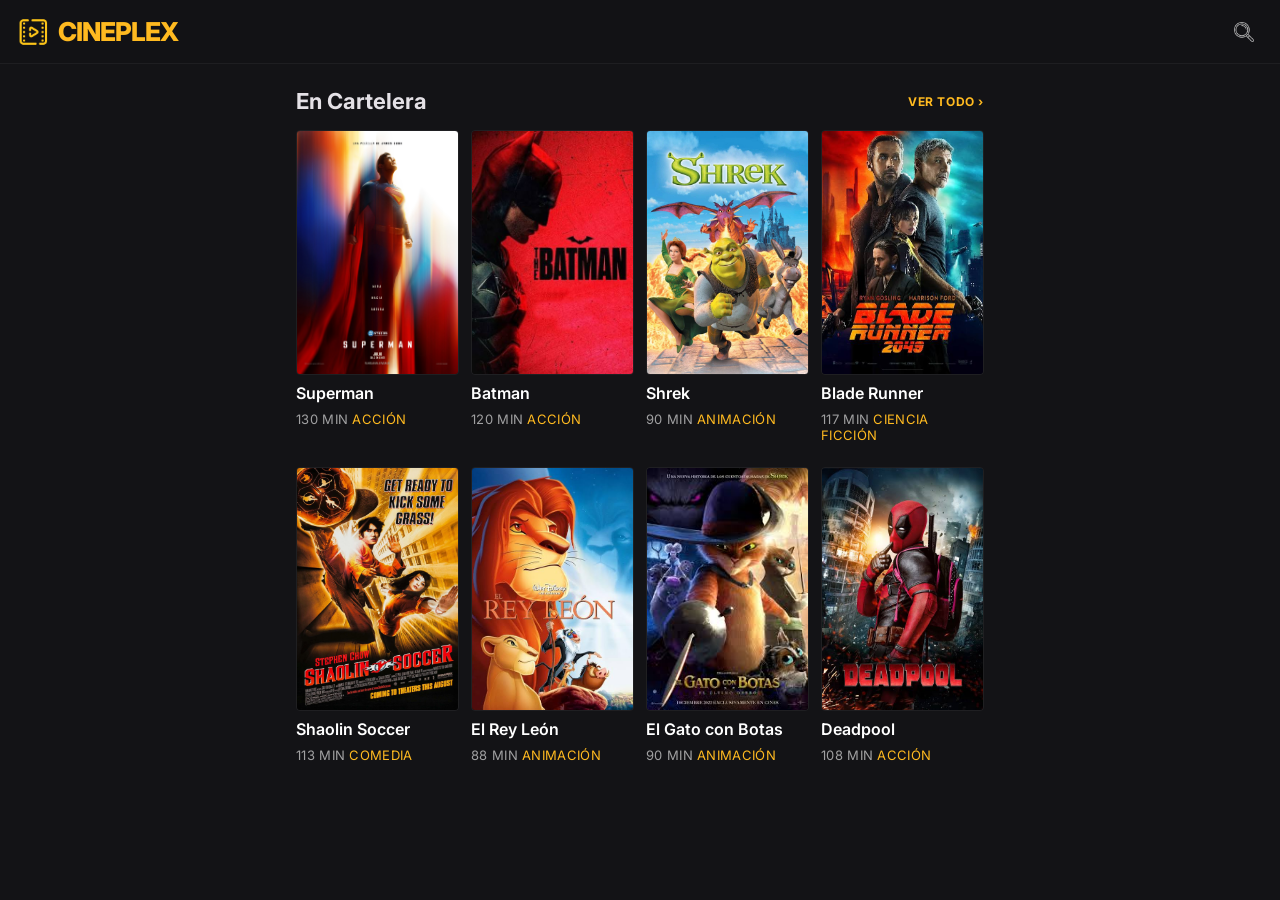
<file: index.html>
<!DOCTYPE html>
<html lang="es">
<head>
  <meta charset="UTF-8">
  <meta name="viewport" content="width=device-width, initial-scale=1.0">
  <title>CINEPLEX — En Cartelera</title>
  <link href="https://fonts.googleapis.com/css2?family=Inter:wght@400;600;700;800&display=swap" rel="stylesheet">
  <link rel="stylesheet" href="estilos/comun.css">
  <link rel="stylesheet" href="estilos/inicio.css">
</head>
<body>
  <header class="encabezado">
    <div class="marca">
      <img class="icono-logo" src="img-pelis/Iconos/Logo.png" alt="">
      <h1 class="logo">CINEPLEX</h1>
    </div>
    <button class="boton-busqueda" type="button" aria-label="Buscar películas">
      <img class="icono-lupa" src="img-pelis/Iconos/Lupa.png" alt="">
    </button>
  </header>

  <main class="contenido">
    <section class="seccion-cartelera">
      <div class="titulo-seccion">
        <h2>En Cartelera</h2>
        <span class="ver-todo">VER TODO ›</span>
      </div>

      <div class="grilla-peliculas"></div>
    </section>
  </main>

  <script src="js/datos.js"></script>
  <script src="js/inicio.js"></script>
</body>
</html>
</file>
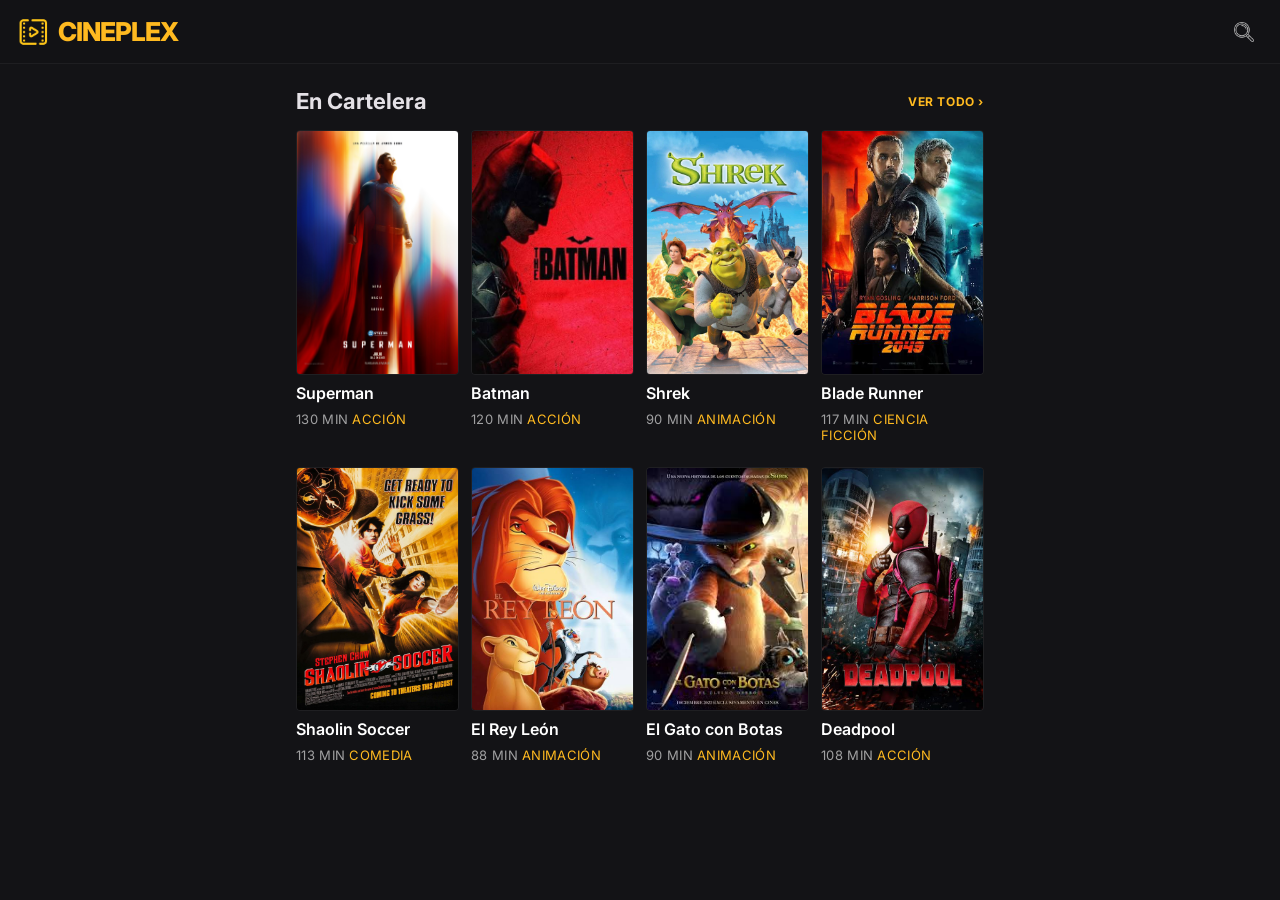
<file: asientos.html>
<!DOCTYPE html>
<html lang="es">
<head>
  <meta charset="UTF-8">
  <meta name="viewport" content="width=device-width, initial-scale=1.0">
  <title>Selección de asientos — CINEPLEX</title>
  <link href="https://fonts.googleapis.com/css2?family=Inter:wght@400;600;700;800&display=swap" rel="stylesheet">
  <link rel="stylesheet" href="estilos/comun.css">
  <link rel="stylesheet" href="estilos/asientos.css">
</head>
<body>
  <div class="vista">
    <header class="encabezado-asientos">
      <button class="boton-volver" type="button" aria-label="Volver">
        <img class="icono-volver" src="img-pelis/Iconos/flecha-izquierda.png" alt="">
      </button>
      <div class="info-funcion">
        <h1 class="titulo-funcion"></h1>
        <p class="subtitulo-funcion"></p>
      </div>
      <button class="boton-info" type="button" aria-label="Información de la sala">
        <img class="icono-info" src="img-pelis/Iconos/icono-info.png" alt="">
      </button>
    </header>

    <main class="contenido-asientos">
      <div class="pantalla"></div>
      <p class="pantalla-texto">Pantalla</p>

      <div class="mapa"></div>

      <div class="leyenda">
        <span class="leyenda-item"><span class="muestra"></span>Disponible</span>
        <span class="leyenda-item"><span class="muestra seleccionado"></span>Seleccionado</span>
        <span class="leyenda-item"><span class="muestra ocupado"></span>Ocupado</span>
      </div>
    </main>

    <footer class="pie">
      <div class="resumen-fila">
        <span class="resumen-etiqueta">Asientos</span>
        <span class="resumen-valor"></span>
      </div>
      <div class="resumen-fila">
        <span class="resumen-etiqueta">Total</span>
        <span class="resumen-total"></span>
      </div>
      <button class="boton-continuar" type="button">Continuar</button>
    </footer>
  </div>

  <script src="js/datos.js"></script>
  <script src="js/asientos.js"></script>
</body>
</html>
</file>
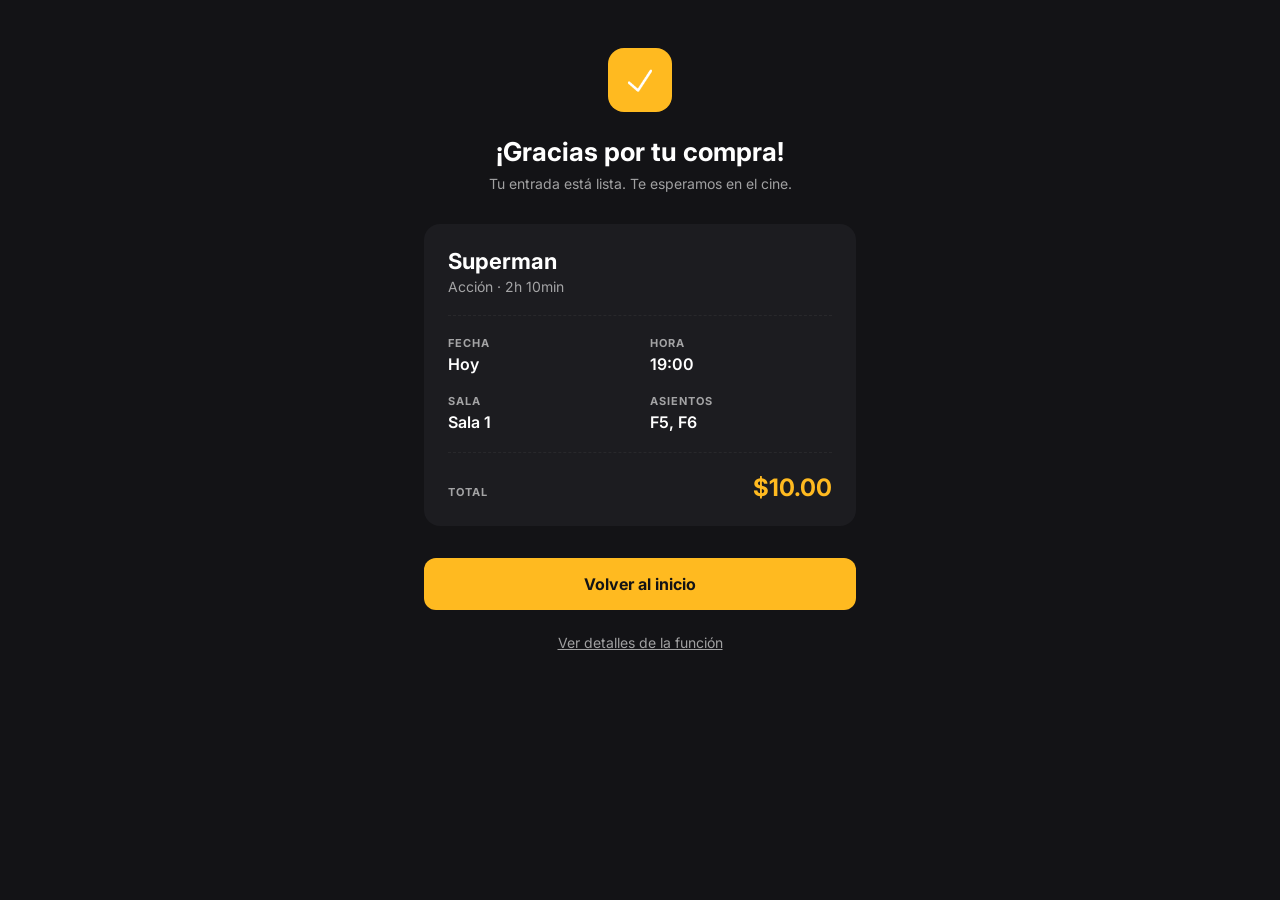
<file: confirmacion.html>
<!DOCTYPE html>
<html lang="es">
<head>
  <meta charset="UTF-8">
  <meta name="viewport" content="width=device-width, initial-scale=1.0">
  <title>Compra confirmada — CINEPLEX</title>
  <link href="https://fonts.googleapis.com/css2?family=Inter:wght@400;600;700;800&display=swap" rel="stylesheet">
  <link rel="stylesheet" href="estilos/comun.css">
  <link rel="stylesheet" href="estilos/confirmacion.css">
</head>
<body>
  <div class="vista">
    <main class="confirmacion">
      <div class="sello-exito">
        <img class="icono-exito" src="img-pelis/Iconos/tilde-hecho.png" alt="">
      </div>
      <h1 class="titulo-exito">¡Gracias por tu compra!</h1>
      <p class="subtitulo-exito">Tu entrada está lista. Te esperamos en el cine.</p>

      <section class="ticket">
        <h2 class="ticket-pelicula">Superman</h2>
        <p class="ticket-genero">Acción · 2h 10min</p>

        <div class="divisor"></div>

        <div class="ticket-datos">
          <div class="dato">
            <span class="dato-etiqueta">Fecha</span>
            <span class="dato-valor">Hoy</span>
          </div>
          <div class="dato">
            <span class="dato-etiqueta">Hora</span>
            <span class="dato-valor">19:00</span>
          </div>
          <div class="dato">
            <span class="dato-etiqueta">Sala</span>
            <span class="dato-valor">Sala 1</span>
          </div>
          <div class="dato">
            <span class="dato-etiqueta">Asientos</span>
            <span class="dato-valor">F5, F6</span>
          </div>
        </div>

        <div class="divisor"></div>

        <div class="ticket-total">
          <span class="dato-etiqueta">Total</span>
          <span class="ticket-precio">$10.00</span>
        </div>
      </section>

      <button class="boton-inicio" type="button">Volver al inicio</button>
      <button class="enlace-detalles" type="button">Ver detalles de la función</button>
    </main>
  </div>
</body>
</html>
</file>
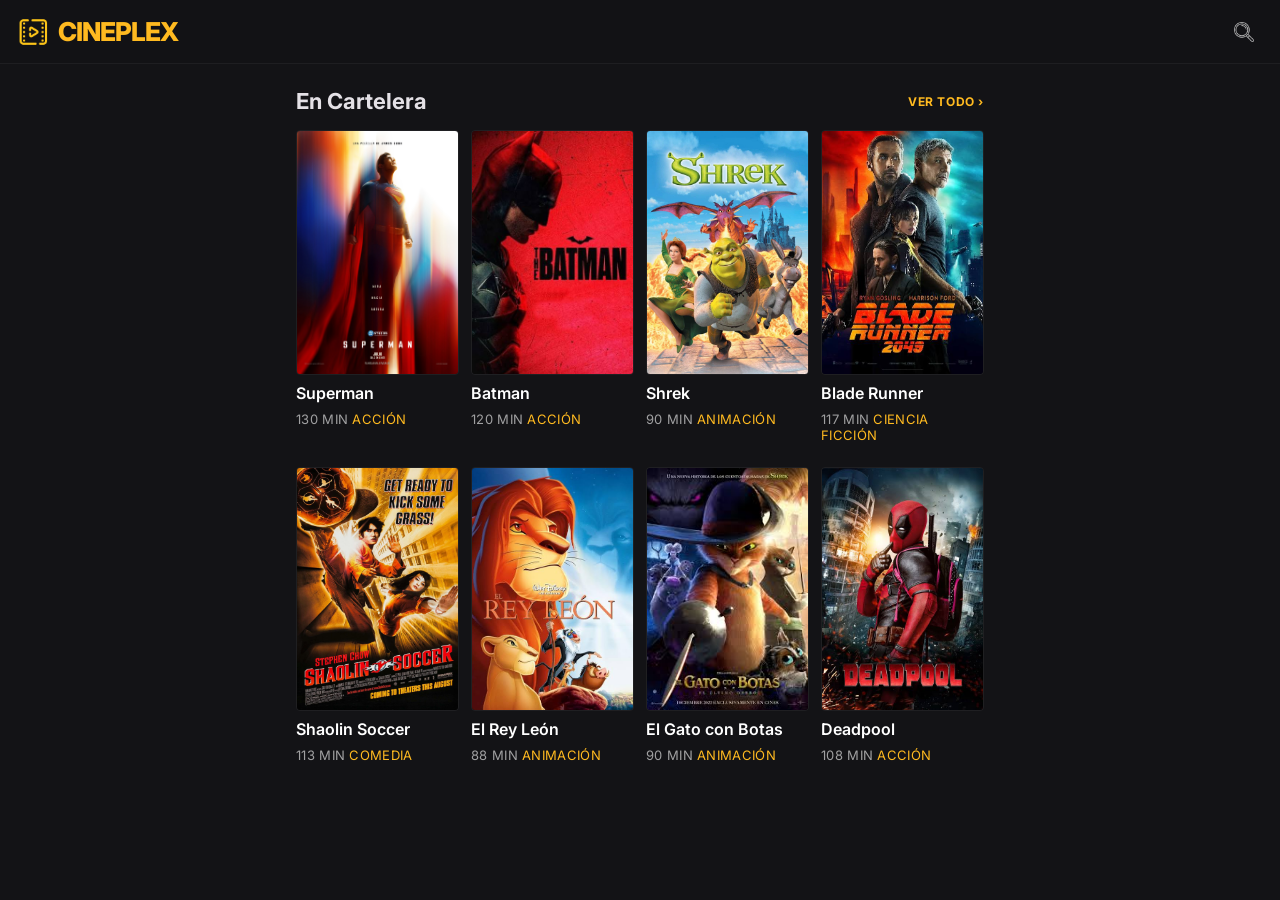
<file: detalle.html>
<!DOCTYPE html>
<html lang="es">
<head>
  <meta charset="UTF-8">
  <meta name="viewport" content="width=device-width, initial-scale=1.0">
  <title>CINEPLEX</title>
  <link href="https://fonts.googleapis.com/css2?family=Inter:wght@400;600;700;800&display=swap" rel="stylesheet">
  <link rel="stylesheet" href="estilos/comun.css">
  <link rel="stylesheet" href="estilos/detalle.css">
</head>
<body>
  <div class="vista">
    <header class="hero">
      <a class="boton-volver" href="index.html" aria-label="Volver">
        <img class="icono-volver" src="img-pelis/Iconos/flecha-izquierda.png" alt="">
      </a>
      <div class="hero-info">
        <h1 class="hero-titulo"></h1>
        <p class="hero-metadata"></p>
      </div>
    </header>

    <main class="contenido-detalle">
      <section class="sinopsis">
        <h2 class="etiqueta">Sinopsis</h2>
        <p></p>
      </section>

      <section class="funciones">
        <div class="funciones-encabezado">
          <h2>Funciones de hoy</h2>
          <span class="fecha">Hoy</span>
        </div>
        <div class="grilla-funciones"></div>
      </section>
    </main>
  </div>

  <script src="js/datos.js"></script>
  <script src="js/detalle.js"></script>
</body>
</html>
</file>
<file: estilos/comun.css>
:root {
  --color-fondo: #131316;
  --color-acento: #FFBA20;
  --color-texto: #FFFFFF;
  --color-titulo: #E4E1E6;
  --color-tenue: rgba(255, 255, 255, 0.6);
  --color-superficie: #1c1c20;
  --color-error: #e5484d;
  --borde-sutil: rgba(255, 255, 255, 0.05);
  --fuente: 'Inter', system-ui, -apple-system, sans-serif;
}

* {
  margin: 0;
  padding: 0;
  box-sizing: border-box;
}

body {
  background-color: var(--color-fondo);
  color: var(--color-texto);
  font-family: var(--fuente);
}

img {
  display: block;
  max-width: 100%;
}
</file>
<file: estilos/inicio.css>
.encabezado {
  position: sticky;
  top: 0;
  z-index: 10;
  display: flex;
  align-items: center;
  justify-content: space-between;
  height: 64px;
  padding: 0 16px;
  background-color: rgba(19, 19, 22, 0.8);
  backdrop-filter: blur(12px);
  border-bottom: 1px solid var(--borde-sutil);
}

.marca {
  display: flex;
  align-items: center;
  gap: 8px;
}

.icono-logo {
  height: 34px;
}

.logo {
  color: var(--color-acento);
  font-size: 26px;
  font-weight: 800;
  letter-spacing: -1px;
}

.boton-busqueda {
  display: flex;
  align-items: center;
  justify-content: center;
  width: 40px;
  height: 40px;
  background: transparent;
  border: none;
  cursor: pointer;
}

.icono-lupa {
  width: 20px;
  height: 20px;
  filter: invert(1);
  opacity: 0.7;
}

.contenido {
  max-width: 720px;
  margin: 0 auto;
  padding: 24px 16px 80px;
}

.titulo-seccion {
  display: flex;
  align-items: center;
  justify-content: space-between;
  margin-bottom: 16px;
}

.titulo-seccion h2 {
  color: var(--color-titulo);
  font-size: 22px;
  font-weight: 700;
}

.ver-todo {
  color: var(--color-acento);
  font-size: 12px;
  font-weight: 700;
  letter-spacing: 0.6px;
}

.grilla-peliculas {
  display: grid;
  grid-template-columns: repeat(2, 1fr);
  gap: 24px 12px;
}

.tarjeta-pelicula {
  display: flex;
  flex-direction: column;
  gap: 8px;
  color: inherit;
  text-decoration: none;
}

.poster {
  width: 100%;
  aspect-ratio: 2 / 3;
  object-fit: cover;
  border: 1px solid var(--borde-sutil);
  border-radius: 4px;
}

.titulo-pelicula {
  font-size: 16px;
  font-weight: 600;
}

.info {
  font-size: 13px;
  color: var(--color-tenue);
  text-transform: uppercase;
  letter-spacing: 0.3px;
}

.genero {
  color: var(--color-acento);
}

@media (min-width: 600px) {
  .grilla-peliculas {
    grid-template-columns: repeat(4, 1fr);
  }
}
</file>
<file: estilos/asientos.css>
.vista {
  max-width: 480px;
  margin: 0 auto;
  min-height: 100vh;
  display: flex;
  flex-direction: column;
}

.encabezado-asientos {
  position: sticky;
  top: 0;
  z-index: 10;
  display: flex;
  align-items: center;
  gap: 8px;
  padding: 16px;
  background-color: var(--color-fondo);
  border-bottom: 1px solid var(--borde-sutil);
}

.boton-volver,
.boton-info {
  display: flex;
  align-items: center;
  justify-content: center;
  width: 40px;
  height: 40px;
  background: transparent;
  border: none;
  cursor: pointer;
}

.icono-volver,
.icono-info {
  width: 22px;
  height: 22px;
}

.info-funcion {
  flex: 1;
  text-align: center;
}

.titulo-funcion {
  font-size: 17px;
  font-weight: 700;
}

.subtitulo-funcion {
  margin-top: 2px;
  font-size: 13px;
  color: var(--color-tenue);
}

.contenido-asientos {
  flex: 1;
  padding: 32px 16px;
}

.pantalla {
  height: 24px;
  margin: 0 24px;
  border-top: 2px solid var(--color-acento);
  border-radius: 50%;
}

.pantalla-texto {
  margin-bottom: 32px;
  text-align: center;
  font-size: 12px;
  font-weight: 600;
  letter-spacing: 4px;
  text-transform: uppercase;
  color: var(--color-tenue);
}

.mapa {
  display: grid;
  grid-template-columns: auto repeat(8, 1fr);
  gap: 6px;
  align-items: center;
  justify-items: center;
}

.numero,
.letra {
  font-size: 12px;
  color: var(--color-tenue);
}

.asiento {
  width: 100%;
  aspect-ratio: 1;
  background: transparent;
  border: 1px solid rgba(255, 255, 255, 0.2);
  border-radius: 6px;
  cursor: pointer;
}

.asiento.ocupado {
  background-color: rgba(255, 255, 255, 0.14);
  border-color: transparent;
  cursor: not-allowed;
}

.asiento.seleccionado {
  background-color: var(--color-acento);
  border-color: var(--color-acento);
}

.leyenda {
  display: flex;
  justify-content: center;
  gap: 20px;
  margin-top: 32px;
  font-size: 13px;
  color: var(--color-tenue);
}

.leyenda-item {
  display: flex;
  align-items: center;
  gap: 8px;
}

.muestra {
  width: 16px;
  height: 16px;
  border: 1px solid rgba(255, 255, 255, 0.2);
  border-radius: 4px;
}

.muestra.seleccionado {
  background-color: var(--color-acento);
  border-color: var(--color-acento);
}

.muestra.ocupado {
  background-color: rgba(255, 255, 255, 0.14);
  border-color: transparent;
}

.pie {
  position: sticky;
  bottom: 0;
  padding: 20px 16px;
  background-color: var(--color-fondo);
  border-top: 1px solid var(--borde-sutil);
}

.resumen-fila {
  display: flex;
  align-items: baseline;
  justify-content: space-between;
  margin-bottom: 8px;
}

.resumen-etiqueta {
  font-size: 14px;
  color: var(--color-tenue);
}

.resumen-valor {
  font-size: 15px;
  font-weight: 600;
}

.resumen-total {
  font-size: 24px;
  font-weight: 700;
}

.boton-continuar {
  width: 100%;
  margin-top: 12px;
  padding: 16px;
  font-family: var(--fuente);
  font-size: 16px;
  font-weight: 700;
  color: var(--color-fondo);
  background-color: var(--color-acento);
  border: none;
  border-radius: 12px;
  cursor: pointer;
}

.boton-continuar:disabled {
  opacity: 0.4;
  cursor: not-allowed;
}
</file>
<file: estilos/confirmacion.css>
.vista {
  max-width: 480px;
  margin: 0 auto;
}

.confirmacion {
  padding: 48px 24px;
  text-align: center;
}

.sello-exito {
  display: flex;
  align-items: center;
  justify-content: center;
  width: 64px;
  height: 64px;
  margin: 0 auto 24px;
  background-color: var(--color-acento);
  border-radius: 16px;
}

.icono-exito {
  width: 32px;
  height: 32px;
}

.titulo-exito {
  font-size: 26px;
  font-weight: 700;
}

.subtitulo-exito {
  margin: 8px 0 32px;
  font-size: 14px;
  color: var(--color-tenue);
}

.ticket {
  padding: 24px;
  text-align: left;
  background-color: var(--color-superficie);
  border-radius: 16px;
}

.ticket-pelicula {
  font-size: 22px;
  font-weight: 700;
}

.ticket-genero {
  margin-top: 4px;
  font-size: 14px;
  color: var(--color-tenue);
}

.divisor {
  margin: 20px 0;
  border-top: 1px dashed var(--borde-sutil);
}

.ticket-datos {
  display: grid;
  grid-template-columns: 1fr 1fr;
  gap: 20px;
}

.dato {
  display: flex;
  flex-direction: column;
  gap: 4px;
}

.dato-etiqueta {
  font-size: 11px;
  font-weight: 700;
  letter-spacing: 1px;
  text-transform: uppercase;
  color: var(--color-tenue);
}

.dato-valor {
  font-size: 16px;
  font-weight: 600;
}

.ticket-total {
  display: flex;
  align-items: baseline;
  justify-content: space-between;
}

.ticket-precio {
  font-size: 24px;
  font-weight: 700;
  color: var(--color-acento);
}

.boton-inicio {
  width: 100%;
  margin-top: 32px;
  padding: 16px;
  font-family: var(--fuente);
  font-size: 16px;
  font-weight: 700;
  color: var(--color-fondo);
  background-color: var(--color-acento);
  border: none;
  border-radius: 12px;
  cursor: pointer;
}

.enlace-detalles {
  width: 100%;
  margin-top: 16px;
  padding: 8px;
  font-family: var(--fuente);
  font-size: 14px;
  color: var(--color-tenue);
  text-decoration: underline;
  background: transparent;
  border: none;
  cursor: pointer;
}
</file>
<file: estilos/detalle.css>
.vista {
  max-width: 480px;
  margin: 0 auto;
}

.hero {
  position: relative;
  display: flex;
  flex-direction: column;
  justify-content: space-between;
  min-height: 60vh;
  padding: 16px;
  background-size: cover;
  background-position: center;
}

.boton-volver {
  display: flex;
  align-items: center;
  justify-content: center;
  width: 40px;
  height: 40px;
  background-color: rgba(0, 0, 0, 0.4);
  border-radius: 50%;
}

.icono-volver {
  width: 20px;
  height: 20px;
}

.hero-titulo {
  font-size: 30px;
  font-weight: 700;
}

.hero-metadata {
  margin-top: 4px;
  font-size: 14px;
  color: var(--color-tenue);
}

.contenido-detalle {
  padding: 24px 16px 80px;
}

.sinopsis {
  margin-bottom: 32px;
}

.etiqueta {
  margin-bottom: 8px;
  color: var(--color-acento);
  font-size: 12px;
  font-weight: 700;
  letter-spacing: 1px;
  text-transform: uppercase;
}

.sinopsis p {
  font-size: 14px;
  line-height: 1.6;
  color: var(--color-tenue);
}

.funciones-encabezado {
  display: flex;
  align-items: baseline;
  justify-content: space-between;
  margin-bottom: 16px;
}

.funciones-encabezado h2 {
  font-size: 18px;
  font-weight: 700;
}

.fecha {
  font-size: 13px;
  color: var(--color-tenue);
}

.grilla-funciones {
  display: grid;
  grid-template-columns: repeat(2, 1fr);
  gap: 12px;
}

.funcion {
  display: flex;
  flex-direction: column;
  gap: 4px;
  padding: 16px;
  text-align: left;
  color: inherit;
  text-decoration: none;
  background-color: var(--color-superficie);
  border: 1px solid var(--borde-sutil);
  border-radius: 12px;
}

.hora {
  font-size: 20px;
  font-weight: 700;
  color: var(--color-texto);
}

.sala {
  font-size: 13px;
  color: var(--color-tenue);
}
</file>
